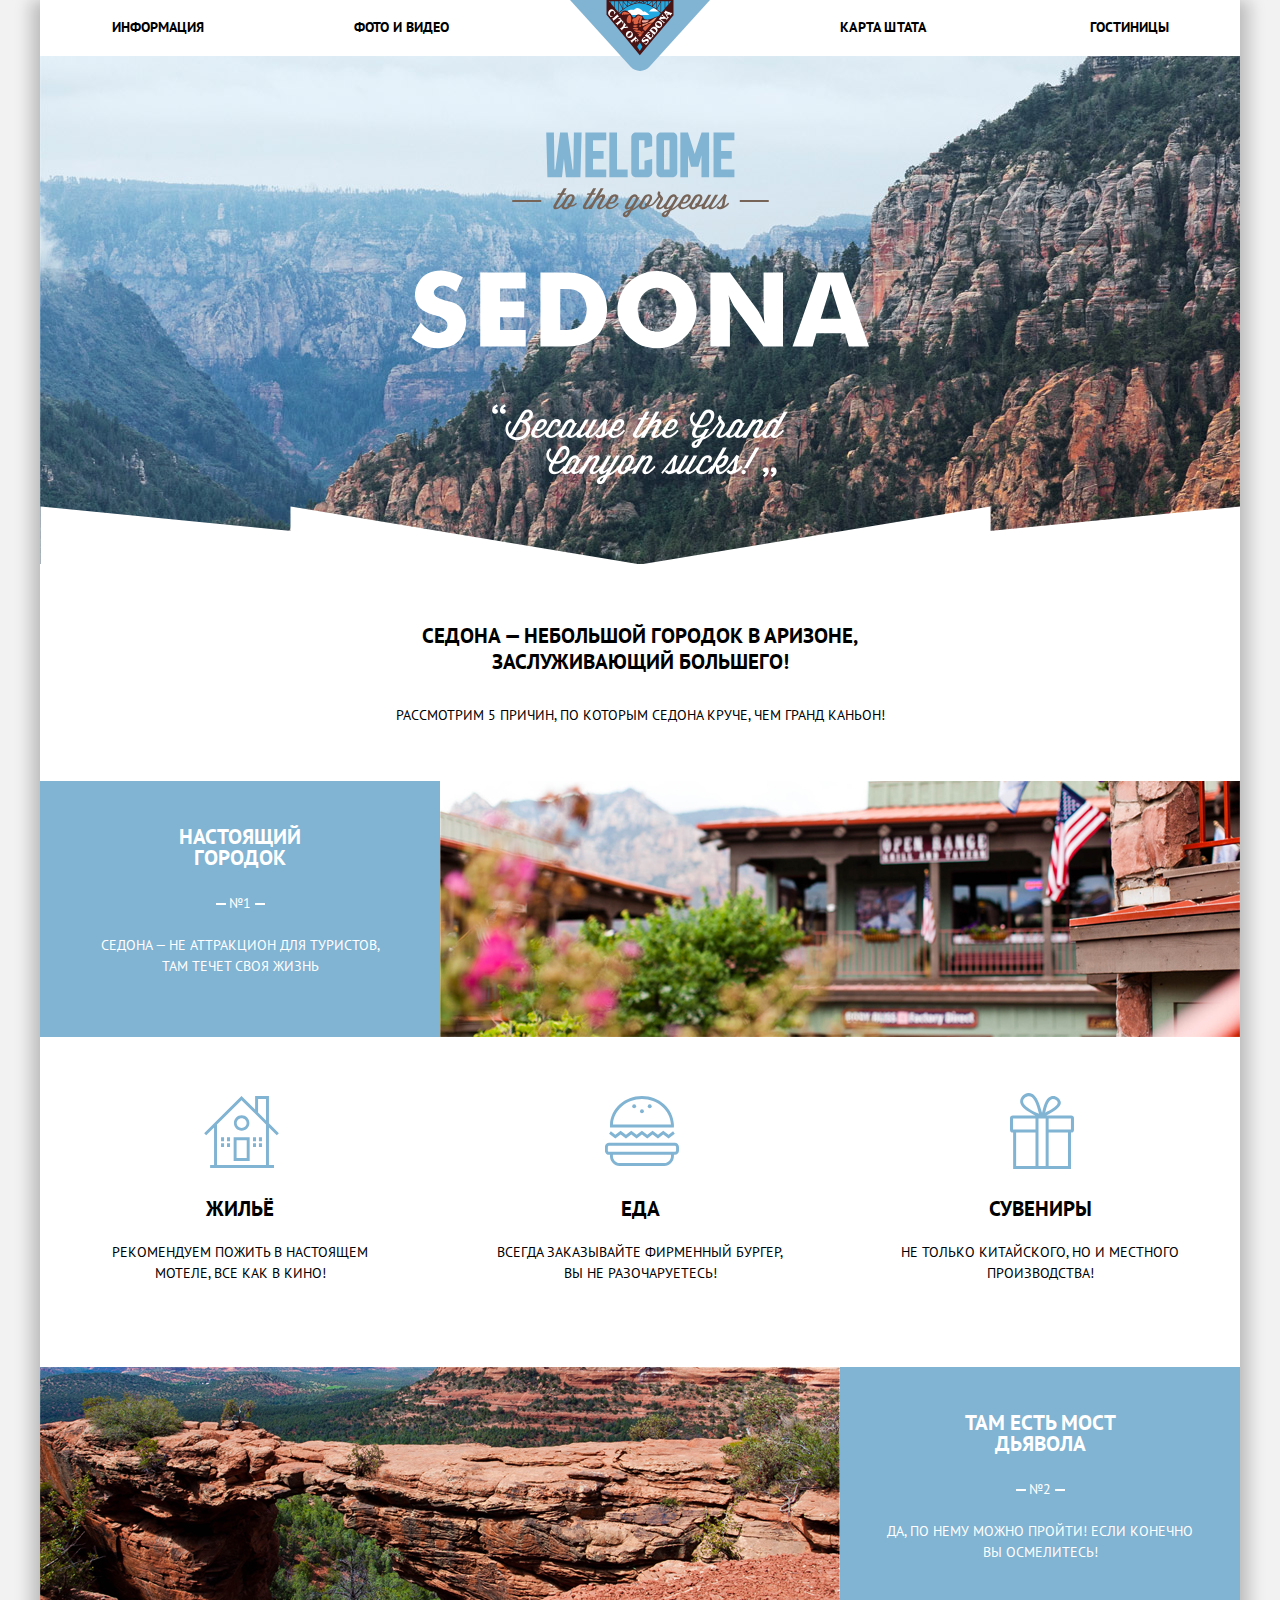
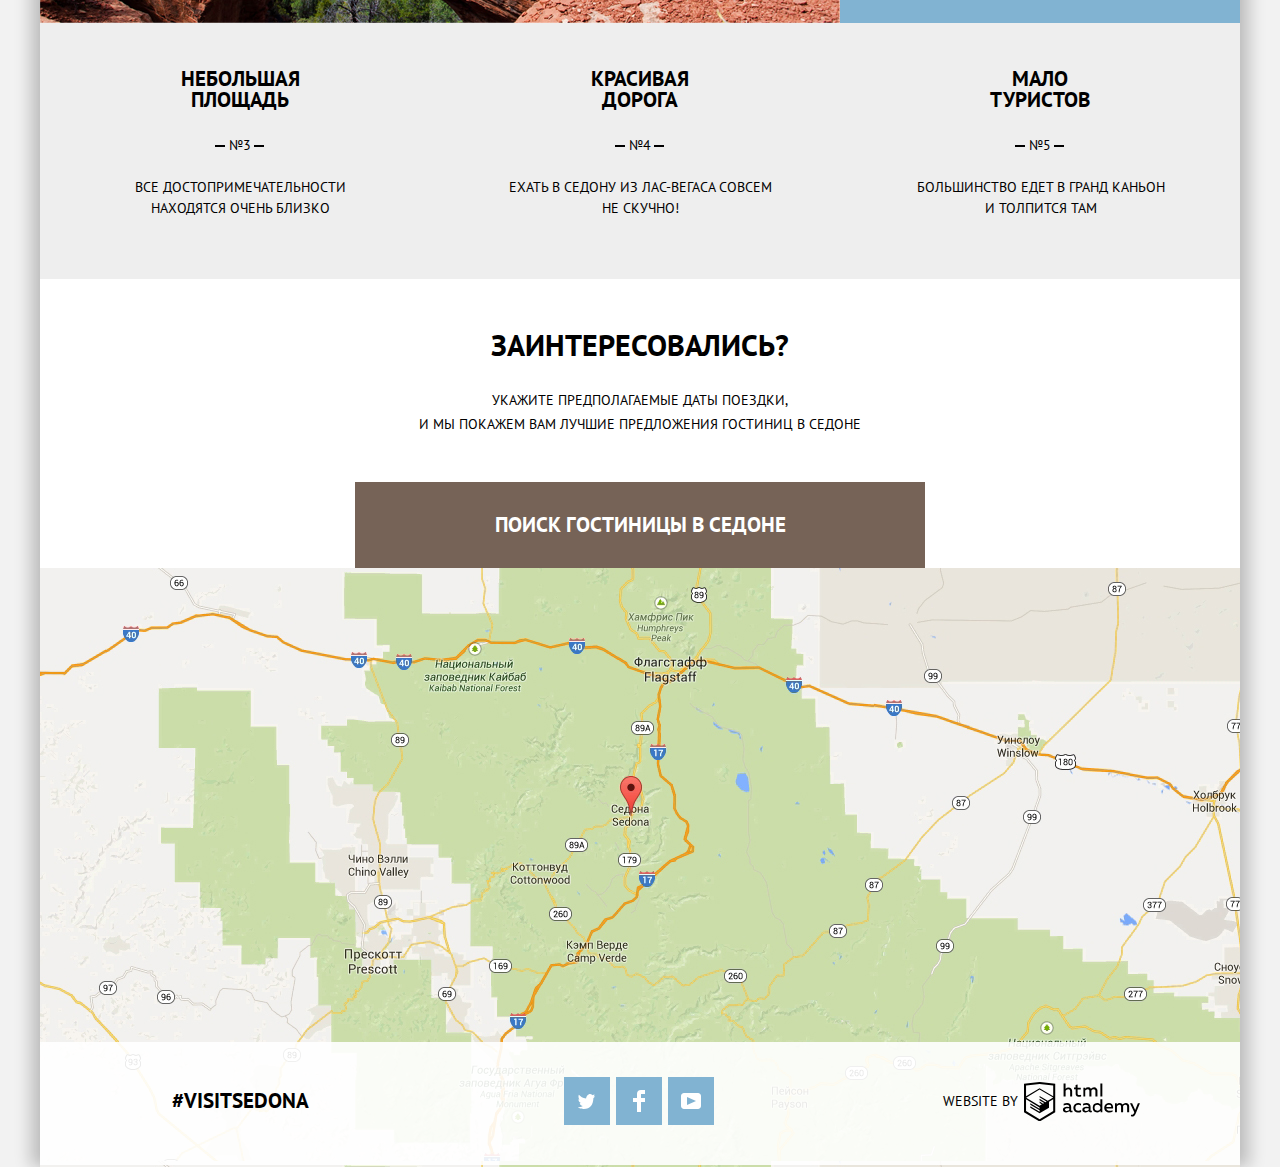
<file: index.html>
<!DOCTYPE html>
<html lang="ru">
<head>
  <meta charset="utf-8">
  <link rel="stylesheet" href="css/normalize.css">
  <link rel="stylesheet" type="text/css" href="css/style.min.css">
  <title>HTML Academy: Седона</title>
  <link href="https://fonts.googleapis.com/css?family=PT+Sans:400,700&amp;subset=latin,cyrillic" rel="stylesheet" type="text/css">

</head>
<body>
  <div class="page">
    <header class="main-header">
      <nav class="main-navigation">
        <a class="main-header-logo" href="index.html">
          <img src="img/logo-sedona.svg" width="140" height="71" alt="Логотип City of Sedona">
        </a>
        <ul class="site-navigation">
          <li><a href="info.html">Информация</a></li>
          <li><a href="foto.html">Фото и видео</a></li>
          <li><a href="map.html">Карта штата</a></li>
          <li><a href="hotels.html">Гостиницы</a></li>
        </ul>
      </nav>
    </header>

    <main class="container">
      <h1 class="visually-hidden">Sedona</h1>
      <div class="container-welcome">
        <div class="site-logo">
          <img src="img/intro-welcome.svg" width="459" height="353" alt="Приветствие Седона">
        </div>
      </div>
      
      <section class="sedona-content">
        <h1 class="welcome-text">Седона — небольшой городок в Аризоне, заслуживающий большего!</h1>
        <p class="reasons">Рассмотрим 5 причин, по которым Седона круче, чем Гранд Каньон!</p>
        <ul class="reasons-list">
          <li class="reason-item reason-item-full-width">
            <div class="reason-item-info">
              <h3>Настоящий городок</h3>
              <span>№1</span>
              <p>Седона — не аттракцион для туристов, там течет своя жизнь</p>
            </div>    
            <img src="img/real-city.jpg" width="800" height="256" alt="Фото городка Седона">
          </li>
          <li class="reason-item reason-item-gift">
            <h3>Жильё</h3>
            <p>Рекомендуем пожить в настоящем мотеле, все как в кино!</p>
          </li>
          <li class="reason-item reason-item-gift">
            <h3>Еда</h3> 
            <p>Всегда заказывайте фирменный бургер, вы не разочаруетесь!</p>
          </li>
          <li class="reason-item reason-item-gift">
            <h3>Сувениры</h3>
            <p>Не только китайского, но и местного производства!</p>
          </li>
          <li class="reason-item reason-item-full-width">
            <img src="img/devil's_bridge.jpg" width="800" height="256" alt="Фото моста Дьявола">
            <div class="reason-item-info">
              <h3>Там есть мост дьявола</h3>
              <span>№2</span>
              <p>Да, по нему можно пройти! Если конечно вы осмелитесь!</p>
            </div>
          </li>
          <li class="reason-item">
            <h3>Небольшая площадь</h3>
            <span>№3</span>
            <p>Все достопримечательности находятся очень близко</p>
          </li>
          <li class="reason-item">
            <h3>Красивая дорога</h3>
            <span>№4</span>
            <p>Ехать в Седону из Лас-Вегаса совсем не скучно!</p>
          </li>
          <li class="reason-item">
            <h3>Мало туристов</h3>
            <span>№5</span>
            <p>Большинство едет в Гранд Каньон и толпится там</p>
          </li>
        </ul>
      </section>
      
      <p class="form-title">Заинтересовались?</p>
      <p class="search-info">Укажите предполагаемые даты поездки,<br> 
      и мы покажем вам лучшие предложения гостиниц в седоне</p>
      <section class="search-form">
        <a class="search-link" href="#">Поиск гостиницы в Седоне</a>
        <form class="form-search form-search-show" action="https://echo.htmlacademy.ru" method="post">
          <p class="search-item">
            <label for="search-date-arrival">Дата заезда:</label>
            <input type="text" name="date-arrival" id="search-date-arrival" placeholder="24 апреля 2017">
            <button class="icon-calendar" aria-label="Выберите дату заезда">
              <svg xmlns="http://www.w3.org/2000/svg" width="21" height="22" viewBox="0 0 21 22"><path d="M19.251 2.025h-2.845V.648c0-.381-.294-.689-.656-.689-.363 0-.656.308-.656.689v1.377h-3.938V.648c0-.381-.294-.689-.655-.689-.363 0-.657.308-.657.689v1.377H5.906V.648c0-.381-.294-.689-.656-.689-.363 0-.657.308-.657.689v1.377H1.75C.784 2.025 0 2.847 0 3.862v16.302C0 21.179.784 22 1.75 22h17.501c.966 0 1.749-.821 1.749-1.836V3.862c0-1.015-.783-1.837-1.749-1.837zm.437 18.139a.448.448 0 0 1-.437.459H1.75a.45.45 0 0 1-.438-.459V3.862a.45.45 0 0 1 .438-.459h2.844v1.378c0 .381.294.689.657.689.362 0 .656-.308.656-.689V3.403h3.938v1.378c0 .381.294.689.657.689.361 0 .655-.308.655-.689V3.403h3.938v1.378c0 .381.293.689.656.689.362 0 .656-.308.656-.689V3.403h2.845c.241 0 .437.206.437.459v16.302z"/><path d="M4.594 8.225h2.625v2.066H4.594zM4.594 11.668h2.625v2.067H4.594zM4.594 15.112h2.625v2.066H4.594zM9.188 15.112h2.625v2.066H9.188zM9.188 11.668h2.625v2.067H9.188zM9.188 8.225h2.625v2.066H9.188zM13.781 15.112h2.625v2.066h-2.625zM13.781 11.668h2.625v2.067h-2.625zM13.781 8.225h2.625v2.066h-2.625z"/></svg>
            </button>  
          </p>
          <p class="search-item">  
            <label for="search-date-departure">Дата выезда:</label>
            <input type="text" name="date-departure" id="search-date-departure" placeholder="4 июля 2017">
            <button class="icon-calendar" aria-label="Выберите дату выезда">
              <svg xmlns="http://www.w3.org/2000/svg" width="21" height="22" viewBox="0 0 21 22"><path d="M19.251 2.025h-2.845V.648c0-.381-.294-.689-.656-.689-.363 0-.656.308-.656.689v1.377h-3.938V.648c0-.381-.294-.689-.655-.689-.363 0-.657.308-.657.689v1.377H5.906V.648c0-.381-.294-.689-.656-.689-.363 0-.657.308-.657.689v1.377H1.75C.784 2.025 0 2.847 0 3.862v16.302C0 21.179.784 22 1.75 22h17.501c.966 0 1.749-.821 1.749-1.836V3.862c0-1.015-.783-1.837-1.749-1.837zm.437 18.139a.448.448 0 0 1-.437.459H1.75a.45.45 0 0 1-.438-.459V3.862a.45.45 0 0 1 .438-.459h2.844v1.378c0 .381.294.689.657.689.362 0 .656-.308.656-.689V3.403h3.938v1.378c0 .381.294.689.657.689.361 0 .655-.308.655-.689V3.403h3.938v1.378c0 .381.293.689.656.689.362 0 .656-.308.656-.689V3.403h2.845c.241 0 .437.206.437.459v16.302z"/><path d="M4.594 8.225h2.625v2.066H4.594zM4.594 11.668h2.625v2.067H4.594zM4.594 15.112h2.625v2.066H4.594zM9.188 15.112h2.625v2.066H9.188zM9.188 11.668h2.625v2.067H9.188zM9.188 8.225h2.625v2.066H9.188zM13.781 15.112h2.625v2.066h-2.625zM13.781 11.668h2.625v2.067h-2.625zM13.781 8.225h2.625v2.066h-2.625z"/></svg>
            </button>
          </p>
          <div class="quantity-items">
            <p class="quantity-item">
              <label for="quantity-field-adults">Взрослые:</label>
              <button class="minus" type="button" aria-label="Уменьшить количество взрослых"></button>
              <input class="total-quantity" type="text" name="quantity-adults" id="quantity-field-adults" placeholder="2">
              <button class="plus" type="button" aria-label="Увеличить количество взрослых"></button>
            </p>
            <p class="quantity-item">
              <label for="quantity-field-children">Дети:</label>
              <button class="minus" type="button" aria-label="Уменьшить количество детей"></button>
              <input class="total-quantity" type="text" name="quantity-children" id="quantity-field-children" placeholder="0">
              <button class="plus" type="button" aria-label="Увеличить количество детей"></button>
            </p> 
          </div> 
          <button class="search-button" type="submit">Найти</button>
        </form>
      </section>

      <section class="map-image">
        <h2 class="visually-hidden">Дорожная карта городка Седона</h2>
        <iframe src="https://www.google.com/maps/embed?pb=!1m18!1m12!1m3!1d52385.18050596589!2d-111.83015793919358!3d34.85437338104892!2m3!1f0!2f0!3f0!3m2!1i1024!2i768!4f13.1!3m3!1m2!1s0x872da132f942b00d%3A0x5548c523fa6c8efd!2z0KHQtdC00L7QvdCwLCDQkNGA0LjQt9C-0L3QsCA4NjMzNiwg0KHQqNCQ!5e0!3m2!1sru!2sru!4v1544795688077" width="1200" height="593" allowfullscreen></iframe>
      </section>
    </main>

    <footer class="main-footer">
      <p class="footer-contact">#visitsedona</p>  
      <ul class="socials">
        <li class="socials-item"><a class="socials-button socials-button-twitter" href="#" aria-label="Иконка Твиттера"></a>
        </li>
        <li class="socials-item"><a class="socials-button socials-button-facebook" href="#" aria-label="Иконка Фейсбука"></a>
        </li>
        <li class="socials-item"><a class="socials-button socials-button-youtube" href="#" aria-label="Иконка Ютюба"></a>
        </li>
      </ul>
      <p class="footer-copyright">website by
        <a class="button-copyright" href="https://htmlacademy.ru/intensive/htmlcss">
          <span class="visually-hidden">Создано HTMLAcademy</span>
          <svg id="Layer_1" data-name="Layer 1" xmlns="http://www.w3.org/2000/svg" viewBox="0 0 108.08 36.85"><title>logo-htmlacademy-small1</title><path d="M44.61,26.88a2,2,0,0,0,.55-0.1v1.33a3.25,3.25,0,0,1-1.18.21,1.67,1.67,0,0,1-1.67-1,4.84,4.84,0,0,1-3.14,1.08c-1.51,0-2.91-.83-2.91-2.55,0-2.13,2-2.79,3.71-2.79a11.08,11.08,0,0,1,2.17.25v-0.3c0-1-.76-1.77-2.19-1.77a7.42,7.42,0,0,0-3,.64v-1.7a10.21,10.21,0,0,1,3.19-.55c2.36,0,3.81,1.12,3.81,3.65v3a0.54,0.54,0,0,0,.49.59h0.17Zm-6.44-1.13A1.35,1.35,0,0,0,39.63,27h0.11a3.39,3.39,0,0,0,2.41-1V24.58a9.72,9.72,0,0,0-1.81-.21c-1,0-2.16.33-2.16,1.38h0Zm12.36-6.11a5,5,0,0,1,2.57.64V22a4.08,4.08,0,0,0-2.3-.7,2.75,2.75,0,1,0,0,5.49,5,5,0,0,0,2.43-.64v1.71a6.27,6.27,0,0,1-2.76.57A4.21,4.21,0,0,1,46,24.51q0-.21,0-0.41a4.32,4.32,0,0,1,4.18-4.46h0.38Zm12.17,7.24a2,2,0,0,0,.55-0.1v1.33a3.25,3.25,0,0,1-1.18.21,1.67,1.67,0,0,1-1.67-1,4.84,4.84,0,0,1-3.14,1.08c-1.51,0-2.91-.83-2.91-2.55,0-2.13,2-2.79,3.71-2.79a11.08,11.08,0,0,1,2.17.25v-0.3c0-1-.76-1.77-2.19-1.77a7.42,7.42,0,0,0-3,.64v-1.7a10.21,10.21,0,0,1,3.19-.55c2.36,0,3.81,1.12,3.81,3.65v3a0.54,0.54,0,0,0,.49.59h0.17Zm-6.44-1.13A1.35,1.35,0,0,0,57.73,27h0.11a3.39,3.39,0,0,0,2.41-1V24.58a9.72,9.72,0,0,0-1.81-.21c-1.06,0-2.16.33-2.16,1.38h0ZM73,16V28.2H71.35V26.88a3.88,3.88,0,0,1-3.19,1.54,4.4,4.4,0,0,1,0-8.78,3.81,3.81,0,0,1,3,1.3V16H73Zm-4.53,5.22a2.76,2.76,0,1,0,0,5.52A2.86,2.86,0,0,0,71.15,25V23A2.91,2.91,0,0,0,68.49,21.27ZM79,19.64c3.31,0,4.46,2.68,3.92,5.09H76.7c0.21,1.5,1.67,2.11,3.19,2.11a6.11,6.11,0,0,0,2.64-.59v1.6a7.14,7.14,0,0,1-3,.57C77,28.42,74.78,27,74.78,24a4.18,4.18,0,0,1,4-4.39H79Zm0.09,1.54a2.28,2.28,0,0,0-2.44,2.1v0.06H81.3A2,2,0,0,0,79.13,21.18Zm5.73,7V19.87h1.65v1a3.81,3.81,0,0,1,2.78-1.27A2.86,2.86,0,0,1,91.89,21a4.12,4.12,0,0,1,2.91-1.33A3.06,3.06,0,0,1,98,23V28.2h-1.9V23.05a1.59,1.59,0,0,0-1.42-1.75H94.42a2.8,2.8,0,0,0-2.07,1.12V28.2h-1.9V23.05A1.59,1.59,0,0,0,89,21.31H88.8a3,3,0,0,0-2.21,1.29v5.63H84.86Zm21.31-8.33h1.9l-3.91,9.46c-0.9,2.17-2.09,2.86-3.35,2.86a4.76,4.76,0,0,1-1.1-.14V30.46a2.86,2.86,0,0,0,.85.12c0.9,0,1.58-.64,2.07-1.9l0.17-.42-4-8.4h2l2.86,6.29ZM38.73,1.46V6.22a3.81,3.81,0,0,1,2.7-1.14,3.25,3.25,0,0,1,3.44,3.4v5.15H43V8.72a1.81,1.81,0,0,0-1.61-2h-0.3a2.93,2.93,0,0,0-2.32,1.39v5.52h-1.9V1.46h1.9ZM49.94,2.31v3h3V6.91h-3v3.81c0,1.1.5,1.46,1.58,1.46a4.49,4.49,0,0,0,1.69-.33v1.6A6.8,6.8,0,0,1,51,13.8a2.55,2.55,0,0,1-2.86-2.74V6.89H46.58V5.26h1.5V2.74Zm5.4,11.31V5.28H57v1A3.81,3.81,0,0,1,59.77,5a2.86,2.86,0,0,1,2.6,1.33A4.12,4.12,0,0,1,65.28,5,3.06,3.06,0,0,1,68.44,8.4v5.21h-1.9V8.46a1.59,1.59,0,0,0-1.42-1.75H64.89a2.8,2.8,0,0,0-2.07,1.12v5.78h-1.9V8.46A1.59,1.59,0,0,0,59.5,6.71H59.27A3,3,0,0,0,57.06,8v5.63H55.34ZM71.17,1.45H73V13.6H71.17V1.45ZM14.71,0H14.55L0,1.54V28.21l14.55,8.66,14.55-8.66V1.54Zm12.5,27.1L14.55,34.64,1.9,27.12V16.18l12.59,7.5V25L5.86,19.9v1.31l8.68,5.21v1.39L5.87,22.65V24l8.68,5.21,8.75-5.24V18.31L27.2,16V27.12Zm0-12.53-3.48,2-1.6,1L14.51,13v1.31L21,18.23H21l-0.14.09-1,.54-5.37-3.2V17l4.24,2.52-1,.67-3.2-1.9v1.31l2.1,1.24L14.5,22.1,2,14.65,14.51,7.11Zm0-1.32L14.49,5.76,1.91,13.25v-10L14.56,1.92,27.21,3.25v10h0Z" transform="translate(0 -0.02)"/></svg></a>
        </p>
      </footer>
    </div>

    <script src="js/script.min.js"></script>

  </body>
  </html>
</file>
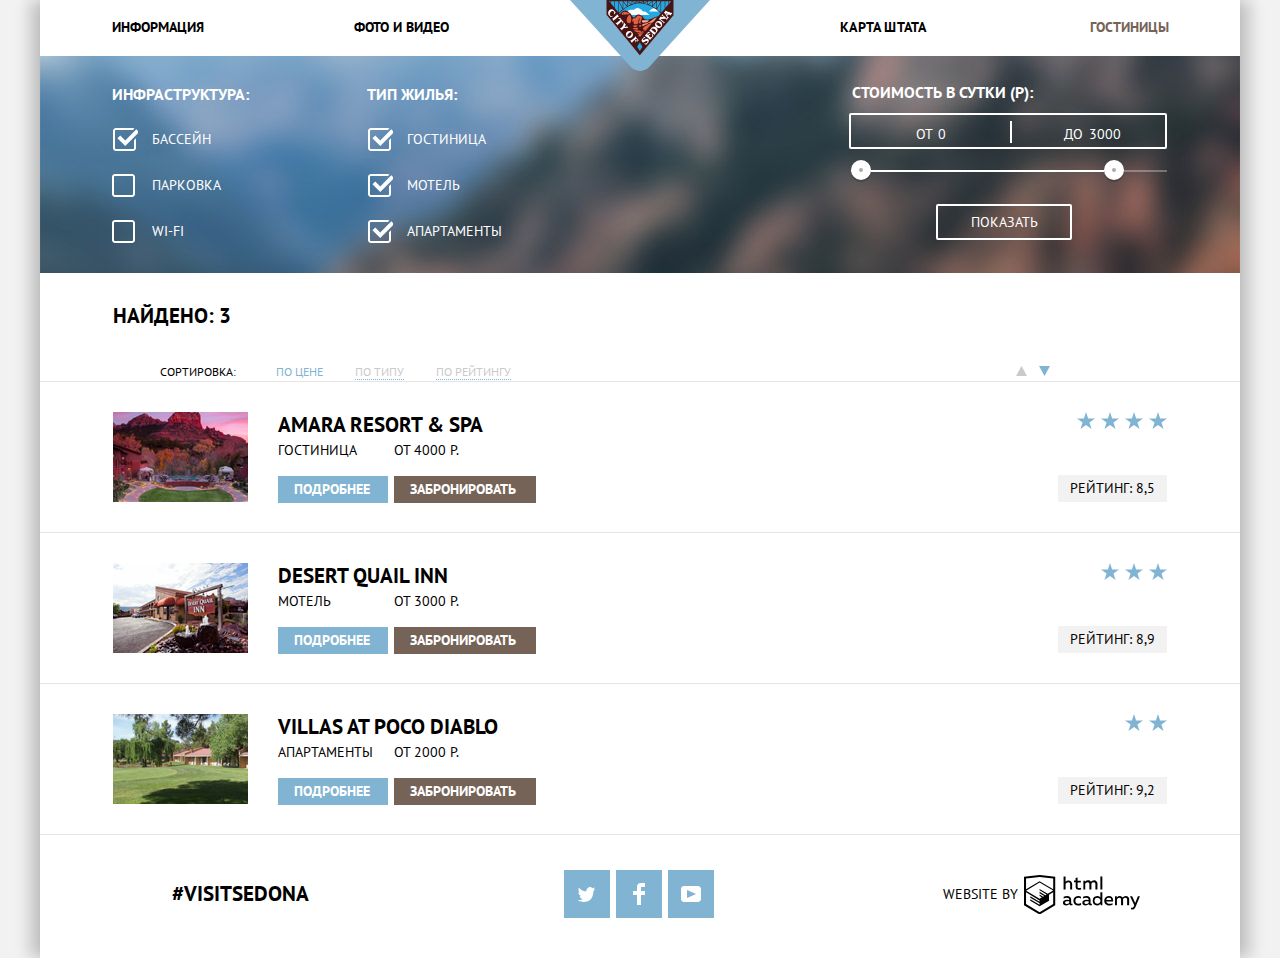
<file: hotels.html>
<!DOCTYPE html>
<html lang="ru">
<head>
	<meta charset="utf-8">
  <link rel="stylesheet" href="css/normalize.css">
  <link rel="stylesheet" type="text/css" href="css/style.min.css">
  <title>HTML Academy: Седона</title>
  <link href="https://fonts.googleapis.com/css?family=PT+Sans:400,700&amp;subset=cyrillic" rel="stylesheet">

</head>
<body>
  <div class="page">
    <header class="main-header">
    	<nav class="main-navigation">
        <a class="main-header-logo" href="index.html">
          <img src="img/logo-sedona.svg" width="140" height="71" alt="Логотип City of Sedona">
        </a>
        <ul class="site-navigation">
         <li><a href="info.html">Информация</a></li>
         <li><a href="foto.html">Фото и видео</a></li>
         <li><a href="map.html">Карта штата</a></li>
         <li class="site-navigation-current">Гостиницы</li>
       </ul>
     </nav>
   </header>

   <main class="filters">
    <div class="filters-container">
      <h2 class="visually-hidden">Фильтр гостиниц</h2>
      <form class="filter" method="post" action="https://echo.htmlacademy.ru">
        <fieldset>
          <legend>Инфраструктура:</legend>
          <ul class="filter-list">
            <li class="filter-option">
              <input class="visually-hidden filter-input filter-input-checkbox" type="checkbox" name="pool" id="filter-pool" checked>
              <label for="filter-pool">Бассейн</label>
            </li>
            <li class="filter-option">
              <input class="visually-hidden filter-input filter-input-checkbox" type="checkbox" name="parking" id="filter-parking">
              <label for="filter-parking">Парковка</label>
            </li>
            <li class="filter-option">
              <input class="visually-hidden filter-input filter-input-checkbox" type="checkbox" name="wi-fi" id="filter-wi-fi">
              <label for="filter-wi-fi">wi-fi</label>
            </li>
          </ul>
        </fieldset>
        <fieldset>
          <legend>Тип жилья:</legend>
          <ul class="filter-list">
            <li class="filter-option">
              <input class="visually-hidden filter-input filter-input-checkbox" type="checkbox" name="hotel" id="filter-hotel" checked>
              <label for="filter-hotel">Гостиница</label>
            </li>
            <li class="filter-option"><input class="visually-hidden filter-input filter-input-checkbox" type="checkbox" name="motel" id="filter-motel" checked>
              <label for="filter-motel">Мотель</label>
            </li>
            <li class="filter-option">
              <input class="visually-hidden filter-input filter-input-checkbox" type="checkbox" name="apartments" id="filter-apartments" checked>
              <label for="filter-apartments">Апартаменты</label>
            </li>
          </ul>
        </fieldset>
        <div class="filter-control">
          <p class="filter-range-title">Стоимость в сутки (р):</p>
          <div class="price-controls">
            <label class="min-price">от 
              <input type="text" name="min-price" placeholder="0"></label>
              <label class="max-price">до 
                <input type="text" name="max-price" placeholder="3000"></label>
              </div>
              <div class="range-controls">
                <div class="scale">
                  <div class="bar"></div>
                </div>
                <div class="range-toggle range-toggle-min" tabindex="0"></div>
                <div class="range-toggle range-toggle-max" tabindex="0"></div>
              </div>  
              <button type="submit" class="filter-button">Показать
              </button>
            </div>
          </form> 
        </div> 
      </main>
      <section class="found-container">
        <header class="header-container">
          <p class="found-title">Найдено: 3</p>
          <div class="found-section">
            <p>Сортировка:</p>
            <ul class="found-list">
              <li class="found-item-current">По цене</li>
              <li><a class="found-button" href="#">По типу</a></li>
              <li><a class="found-button" href="#">По рейтингу</a></li>
            </ul>
            <ul class="icon-buttons-list">  
              <li class="icon-button-item">
                <a class="icon-triangle icon-triangle_up" href="#" aria-label="Сортировать по возрастанию">
                  <svg xmlns="http://www.w3.org/2000/svg" width="11" height="10" viewBox="0 0 11 10"><path d="M5.5 0L0 10h11z"/>
                  </svg>
                </a>
              </li>
              <li class="icon-button-item">
                <a class="icon-triangle icon-triangle_down" href="#" aria-label="Сортировать по убыванию">
                  <svg xmlns="http://www.w3.org/2000/svg" width="11" height="10" viewBox="0 0 11 10"><path d="M5.5 10L0 0h11"/>
                  </svg>
                </a>
              </li>
            </ul>
          </div>
        </header>
        <h2 class="visually-hidden">Список гостиниц</h2>
        <ul class="catalog-list">
          <li class="catalog-item">
            <p class="catalog-item-image">
              <a href="catalog-item.html">
                <img src="img/hotel-1.jpg" width="135" height="90" alt="Amara resort & spa">
              </a>
            </p>
            <div class="catalog-item-info">
              <a href="#">
                <h3>Amara resort & spa</h3>
              </a>
              <p class="catalog-category">Гостиница</p>
              <p class="catalog-price">от 4000 р.</p>
              <a class="button-detail" href="#">Подробнее</a>
              <a class="button-reservation" href="#">Забронировать</a>
            </div>
            <div class="catalog-rating">
              <p class="rating-stars">
                <span class="visually-hidden">Рейтинг:</span> 
                <img src="img/star.svg" alt="4 звезды" width="18" height="17">
                <img src="img/star.svg" alt="" width="18" height="17">
                <img src="img/star.svg" alt="" width="18" height="17">
                <img src="img/star.svg" alt="" width="18" height="17">
              </p>
              <p class="rating-numbers">  
                Рейтинг: 8,5
              </p>
            </div>
          </li>
          <li class="catalog-item">
            <p class="catalog-item-image">
              <a href="catalog-item.html">
                <img src="img/hotel-2.jpg" width="135" height="90" alt="Desert quail inn">
              </a>
            </p>
            <div class="catalog-item-info">
             <a href="#">
              <h3>Desert quail inn</h3>
            </a>
            <p class="catalog-category">Мотель</p>
            <p class="catalog-price">от 3000 р.</p>
            <a class="button-detail" href="detail.html">Подробнее</a>
            <a class="button-reservation" href="#">Забронировать</a>
          </div>
          <div class="catalog-rating">    
            <p class="rating-stars">
              <span class="visually-hidden">Rating:</span> 
              <img src="img/star.svg" alt="3 звезды" width="18" height="17">
              <img src="img/star.svg" alt="" width="18" height="17">
              <img src="img/star.svg" alt="" width="18" height="17">
            </p>
            <p class="rating-numbers">  
              Рейтинг: 8,9
            </p>  
          </div> 
        </li>
        <li class="catalog-item">
          <p class="catalog-item-image">
            <a href="catalog-item.html">
              <img src="img/hotel-3.jpg" width="135" height="90" alt="Villas at poco diablo">
            </a>
          </p>
          <div class="catalog-item-info">
           <a href="#">
            <h3>Villas at poco diablo</h3>
          </a>
          <p class="catalog-category">Апартаменты</p>
          <p class="catalog-price">от 2000 р.</p>
          <a class="button-detail" href="detail.html">Подробнее</a>
          <a class="button-reservation" href="#">Забронировать</a>
        </div>
        <div class="catalog-rating">
          <p class="rating-stars">
            <span class="visually-hidden">Rating:</span> 
            <img src="img/star.svg" alt="2 звезды" width="18" height="17">
            <img src="img/star.svg" alt="" width="18" height="17">
          </p>
          <p class="rating-numbers">  
            Рейтинг: 9,2
          </p>  
        </div>
      </li>
    </ul>
  </section>
  
  <footer class="main-footer-inner">
    <p class="footer-contact">#visitsedona</p>  
    <ul class="socials">
      <li class="socials-item"><a class="socials-button socials-button-twitter" href="#" aria-label="Иконка Твиттера"></a>
      </li>
      <li class="socials-item"><a class="socials-button socials-button-facebook" href="#" aria-label="Иконка Фейсбука"></a>
      </li>
      <li class="socials-item"><a class="socials-button socials-button-youtube" href="#" aria-label="Иконка Ютюба"></a>
      </li>
    </ul>
    <p class="footer-copyright">website by
      <a class="button-copyright" href="https://htmlacademy.ru/intensive/htmlcss">
        <span class="visually-hidden">Создано HTMLAcademy</span>
        <svg id="Layer_1" data-name="Layer 1" xmlns="http://www.w3.org/2000/svg" viewBox="0 0 108.08 36.85"><title>logo-htmlacademy-small1</title><path d="M44.61,26.88a2,2,0,0,0,.55-0.1v1.33a3.25,3.25,0,0,1-1.18.21,1.67,1.67,0,0,1-1.67-1,4.84,4.84,0,0,1-3.14,1.08c-1.51,0-2.91-.83-2.91-2.55,0-2.13,2-2.79,3.71-2.79a11.08,11.08,0,0,1,2.17.25v-0.3c0-1-.76-1.77-2.19-1.77a7.42,7.42,0,0,0-3,.64v-1.7a10.21,10.21,0,0,1,3.19-.55c2.36,0,3.81,1.12,3.81,3.65v3a0.54,0.54,0,0,0,.49.59h0.17Zm-6.44-1.13A1.35,1.35,0,0,0,39.63,27h0.11a3.39,3.39,0,0,0,2.41-1V24.58a9.72,9.72,0,0,0-1.81-.21c-1,0-2.16.33-2.16,1.38h0Zm12.36-6.11a5,5,0,0,1,2.57.64V22a4.08,4.08,0,0,0-2.3-.7,2.75,2.75,0,1,0,0,5.49,5,5,0,0,0,2.43-.64v1.71a6.27,6.27,0,0,1-2.76.57A4.21,4.21,0,0,1,46,24.51q0-.21,0-0.41a4.32,4.32,0,0,1,4.18-4.46h0.38Zm12.17,7.24a2,2,0,0,0,.55-0.1v1.33a3.25,3.25,0,0,1-1.18.21,1.67,1.67,0,0,1-1.67-1,4.84,4.84,0,0,1-3.14,1.08c-1.51,0-2.91-.83-2.91-2.55,0-2.13,2-2.79,3.71-2.79a11.08,11.08,0,0,1,2.17.25v-0.3c0-1-.76-1.77-2.19-1.77a7.42,7.42,0,0,0-3,.64v-1.7a10.21,10.21,0,0,1,3.19-.55c2.36,0,3.81,1.12,3.81,3.65v3a0.54,0.54,0,0,0,.49.59h0.17Zm-6.44-1.13A1.35,1.35,0,0,0,57.73,27h0.11a3.39,3.39,0,0,0,2.41-1V24.58a9.72,9.72,0,0,0-1.81-.21c-1.06,0-2.16.33-2.16,1.38h0ZM73,16V28.2H71.35V26.88a3.88,3.88,0,0,1-3.19,1.54,4.4,4.4,0,0,1,0-8.78,3.81,3.81,0,0,1,3,1.3V16H73Zm-4.53,5.22a2.76,2.76,0,1,0,0,5.52A2.86,2.86,0,0,0,71.15,25V23A2.91,2.91,0,0,0,68.49,21.27ZM79,19.64c3.31,0,4.46,2.68,3.92,5.09H76.7c0.21,1.5,1.67,2.11,3.19,2.11a6.11,6.11,0,0,0,2.64-.59v1.6a7.14,7.14,0,0,1-3,.57C77,28.42,74.78,27,74.78,24a4.18,4.18,0,0,1,4-4.39H79Zm0.09,1.54a2.28,2.28,0,0,0-2.44,2.1v0.06H81.3A2,2,0,0,0,79.13,21.18Zm5.73,7V19.87h1.65v1a3.81,3.81,0,0,1,2.78-1.27A2.86,2.86,0,0,1,91.89,21a4.12,4.12,0,0,1,2.91-1.33A3.06,3.06,0,0,1,98,23V28.2h-1.9V23.05a1.59,1.59,0,0,0-1.42-1.75H94.42a2.8,2.8,0,0,0-2.07,1.12V28.2h-1.9V23.05A1.59,1.59,0,0,0,89,21.31H88.8a3,3,0,0,0-2.21,1.29v5.63H84.86Zm21.31-8.33h1.9l-3.91,9.46c-0.9,2.17-2.09,2.86-3.35,2.86a4.76,4.76,0,0,1-1.1-.14V30.46a2.86,2.86,0,0,0,.85.12c0.9,0,1.58-.64,2.07-1.9l0.17-.42-4-8.4h2l2.86,6.29ZM38.73,1.46V6.22a3.81,3.81,0,0,1,2.7-1.14,3.25,3.25,0,0,1,3.44,3.4v5.15H43V8.72a1.81,1.81,0,0,0-1.61-2h-0.3a2.93,2.93,0,0,0-2.32,1.39v5.52h-1.9V1.46h1.9ZM49.94,2.31v3h3V6.91h-3v3.81c0,1.1.5,1.46,1.58,1.46a4.49,4.49,0,0,0,1.69-.33v1.6A6.8,6.8,0,0,1,51,13.8a2.55,2.55,0,0,1-2.86-2.74V6.89H46.58V5.26h1.5V2.74Zm5.4,11.31V5.28H57v1A3.81,3.81,0,0,1,59.77,5a2.86,2.86,0,0,1,2.6,1.33A4.12,4.12,0,0,1,65.28,5,3.06,3.06,0,0,1,68.44,8.4v5.21h-1.9V8.46a1.59,1.59,0,0,0-1.42-1.75H64.89a2.8,2.8,0,0,0-2.07,1.12v5.78h-1.9V8.46A1.59,1.59,0,0,0,59.5,6.71H59.27A3,3,0,0,0,57.06,8v5.63H55.34ZM71.17,1.45H73V13.6H71.17V1.45ZM14.71,0H14.55L0,1.54V28.21l14.55,8.66,14.55-8.66V1.54Zm12.5,27.1L14.55,34.64,1.9,27.12V16.18l12.59,7.5V25L5.86,19.9v1.31l8.68,5.21v1.39L5.87,22.65V24l8.68,5.21,8.75-5.24V18.31L27.2,16V27.12Zm0-12.53-3.48,2-1.6,1L14.51,13v1.31L21,18.23H21l-0.14.09-1,.54-5.37-3.2V17l4.24,2.52-1,.67-3.2-1.9v1.31l2.1,1.24L14.5,22.1,2,14.65,14.51,7.11Zm0-1.32L14.49,5.76,1.91,13.25v-10L14.56,1.92,27.21,3.25v10h0Z" transform="translate(0 -0.02)"/></svg></a>
      </p>
    </footer>
  </div>  
</body>
</html>
</file>
<file: css/style.min.css>
.site-navigation a,body{color:#000}.search-link,.welcome-text{-webkit-box-sizing:border-box}.filter-button,.search-button,body{text-transform:uppercase}.catalog-list,.filter-list,.found-list,.reasons-list,.site-navigation,.socials{list-style:none}body{margin:0;padding:0;font-family:"PT Sans",Arial,sans-serif;font-size:14px;line-height:21px;font-weight:400;background-color:#f2f2f2}.main-navigation,.welcome-text{line-height:26px;font-weight:700}a{text-decoration:none;cursor:pointer}.visually-hidden:not(:focus):not(:active),input[type=checkbox].visually-hidden,input[type=radio].visually-hidden{position:absolute;width:1px;height:1px;margin:-1px;border:0;padding:0;white-space:nowrap;-webkit-clip-path:inset(100%);clip-path:inset(100%);clip:rect(0 0 0 0);overflow:hidden;font-size:1px}.main-navigation,.page{margin:0 auto;background-color:#fff}.page{position:relative;bottom:0;width:1200px;-webkit-box-shadow:10px 0 15px rgba(0,0,0,.2),-10px 0 15px rgba(0,0,0,.2);box-shadow:10px 0 15px rgba(0,0,0,.2),-10px 0 15px rgba(0,0,0,.2)}.main-header{position:relative;z-index:1}.main-navigation{font-size:14px;color:#000}.site-navigation{display:-webkit-box;display:-ms-flexbox;display:flex;-ms-flex-wrap:wrap;flex-wrap:wrap;margin:0;padding:14px 71.5px 16px}.site-navigation li{width:200px}.site-navigation li:nth-child(4n+2){margin-right:68px;margin-left:42px}.site-navigation li:nth-child(4n+3){margin-left:105px;margin-right:42px;text-align:right;letter-spacing:.2px}.site-navigation li:nth-child(4n+4){text-align:right}.form-title,.reason-item,.reasons,.search-info,.search-link,.socials,.welcome-text{text-align:center}.main-header-logo{position:absolute;right:50%;left:50%;margin-left:-70px}.main-header-logo img{vertical-align:middle}.site-navigation a:focus,.site-navigation a:hover{color:#81b3d2}.site-navigation a:active{color:#b2b2b2}.site-navigation-current{color:#766357}.container img{margin-top:76px}.container-welcome{position:relative;display:-webkit-box;display:-ms-flexbox;display:flex;-ms-flex-wrap:wrap;flex-wrap:wrap;-webkit-box-pack:center;-ms-flex-pack:center;justify-content:center;padding-bottom:73px;background-image:url(../img/background-second.jpg);background-repeat:no-repeat;background-color:#81b4d3}.container-welcome::after{position:absolute;content:"";left:0;bottom:-1px;display:block;width:1200px;height:59px;background-image:url(../img/polygon-second.png);background-repeat:no-repeat}.reasons-list,.welcome-text{display:-webkit-box;display:-ms-flexbox}.sedona-content{margin-top:59px;width:1200px}.welcome-text{display:flex;-ms-flex-wrap:wrap;flex-wrap:wrap;-webkit-box-pack:center;-ms-flex-pack:center;justify-content:center;width:576px;box-sizing:border-box;margin:0 auto 27px;font-size:21px}.reasons{margin:0 0 53px;font-size:14px;line-height:26px}.reasons-list{display:flex;-ms-flex-wrap:wrap;flex-wrap:wrap;margin:0;padding:0}.reason-item h3{width:151px;padding-top:45px;margin:0 auto;font-size:21px;line-height:21px}.reason-item{margin:0;padding:0}.reason-item,.reason-item-info{width:400px}.reason-item-info{color:#fff;background-color:#81b3d2}.reason-item-full-width{display:-webkit-box;display:-ms-flexbox;display:flex;width:100%}.reason-item p,.reason-item-full-width img{margin:0}.reason-item p{padding-left:60px;padding-right:60px;padding-bottom:60px}.reason-item:nth-child(5) p{width:320px;padding:0;margin-left:40px}.reason-item:last-child p{width:259px;padding:0;margin-left:71px}.reason-item-gift p{width:300px;margin-left:-10px;padding-bottom:83px}.reason-item span::after,.reason-item span::before{position:relative;content:"";display:block;width:10px;height:2px;background-color:#fff}.reason-item span{display:block;padding-top:23px;padding-bottom:19px}.reason-item span::before{top:12px;left:176px}.reason-item span::after{top:-11px;left:215px}.reason-item:nth-child(n+6) span::after,.reason-item:nth-child(n+6) span::before{width:10px;height:2px;background-color:#000;position:relative;display:block;content:""}.reason-item:nth-child(n+6) span::before{top:12px;left:175px}.reason-item:nth-child(n+6) span::after{top:-11px;left:214px}.reason-item-gift h3{padding-top:155px;margin-bottom:23px;margin-top:6px}.reason-item-gift:nth-child(2) h3{position:relative}.reason-item-gift:nth-child(2) h3::before{position:absolute;content:"";top:53px;left:39px;background-image:url(../img/icon-1.svg);width:75px;height:72px}.reason-item-gift:nth-child(3) h3{position:relative}.reason-item-gift:nth-child(3) h3::before{position:absolute;content:"";top:53px;left:40px;background-image:url(../img/icon-3.svg);width:74px;height:70px}.reason-item-gift:nth-child(4) h3{position:relative}.reason-item-gift:nth-child(4) h3::before{position:absolute;content:"";top:50px;left:45px;background-image:url(../img/icon-2.svg);width:64px;height:76px}.reason-item:nth-child(n+6){background-color:#eee}.form-title{margin:48px 0 25px;font-size:30px;line-height:36px;font-weight:700}.search-info{margin:0 0 46px;font-size:14px;line-height:24px}.search-form{position:relative;width:576px;margin:0 auto}.form-search,.search-link{width:570px;margin-left:3px}.search-link{display:block;box-sizing:border-box;font-size:21px;line-height:26px;font-weight:700;color:#fff;background-color:#766357;padding:30px 40px}.quantity-item,.search-item{font-size:14px;line-height:26px;font-weight:700}.search-link:focus,.search-link:hover{background-color:#604e43;color:#fff}.search-link:active{background-color:#503e33;color:#857871}.form-search{display:none;position:absolute;z-index:3;padding-top:55px;padding-bottom:55px;background-color:#fff}.form-search-show{display:block;-webkit-animation-name:move;animation-name:move;-webkit-animation-duration:1s;animation-duration:1s}.quantity-items,.search-item{display:-webkit-box;display:-ms-flexbox}.form-search-show-error{animation-name:shake;animation-duration:.6s}@-webkit-keyframes move{0%{-webkit-transform:translateY(-100px);transform:translateY(-100px)}}@keyframes move{0%{-webkit-transform:translateY(-100px);transform:translateY(-100px)}}@keyframes shake{0%,100%{transform:translateX(0)}10%,30%,50%,70%,90%{transform:translateX(-10px)}20%,40%,60%,80%{transform:translateX(10px)}}.search-item{position:relative;display:flex;-webkit-box-pack:justify;-ms-flex-pack:justify;justify-content:space-between;width:458px;margin:0 auto}.search-item label{width:100px;padding-left:2px;margin-top:6px}.search-item input{display:block;-webkit-box-sizing:border-box;box-sizing:border-box;width:346px;height:38px;margin-bottom:30px;padding-left:12px;border:none;background-color:#f2f2f2}.search-item input:hover{background-color:#ebebeb}.search-item input:focus{background-color:transparent;border:1px solid #e5e5e5}.search-item input::-webkit-input-placeholder{color:#000;font-weight:700;text-transform:uppercase}.search-item input:-ms-input-placeholder{color:#000;font-weight:700;text-transform:uppercase}.search-item input::-ms-input-placeholder{color:#000;font-weight:700;text-transform:uppercase}.search-item input::placeholder{color:#000;font-weight:700;text-transform:uppercase;opacity:1}.icon-calendar{position:absolute;z-index:2;top:8px;right:9px;padding:0;background:0 0;border:none;fill:#cacaca;cursor:pointer}.icon-calendar:focus,.icon-calendar:hover{fill:#000}.button-copyright:focus svg,.button-copyright:hover svg,.icon-calendar:active{fill:#81b3d2}.quantity-items{display:flex;-ms-flex-wrap:wrap;flex-wrap:wrap;-webkit-box-pack:justify;-ms-flex-pack:justify;justify-content:space-between;width:460px;margin:0 auto 55px}.quantity-item button,.quantity-item input{width:38px;background-color:#f2f2f2;border:none}.quantity-item{display:-webkit-box;display:-ms-flexbox;display:flex;-ms-flex-wrap:wrap;flex-wrap:wrap;margin:0}.quantity-item label{margin-top:6px;margin-right:41px}.quantity-item:nth-child(2) label{margin-right:28px}.quantity-item input{display:block;text-align:center}.quantity-item input::-webkit-input-placeholder{color:#000;font-weight:700;text-transform:uppercase}.quantity-item input:-ms-input-placeholder{color:#000;font-weight:700;text-transform:uppercase}.quantity-item input::-ms-input-placeholder{color:#000;font-weight:700;text-transform:uppercase}.quantity-item input::placeholder{color:#000;font-weight:700;text-transform:uppercase;opacity:1}.quantity-item button{height:38px;font:inherit;cursor:pointer}.footer-contact,.search-button{line-height:26px;font-weight:700}.minus{position:relative}.minus::before{position:absolute;content:"";top:17px;left:15px;width:11px;height:3px;background-color:#a9a9a9}.minus:hover::before{background-color:#000}.minus:active::before{background-color:#81b3d2}.plus{position:relative}.plus::after,.plus::before{position:absolute;content:"";left:14px;width:11px;height:3px;background-color:#a9a9a9;top:17px}.plus::after{-webkit-transform:rotate(90deg);-ms-transform:rotate(90deg);transform:rotate(90deg)}.plus:hover::before{background-color:#000}.plus:active::before{background-color:#81b3d2}.plus:hover::after{background-color:#000}.plus:active::after,.search-button{background-color:#81b3d2}.search-button{display:block;width:458px;margin:0 auto;padding:16px 167px;color:#fff;font-size:21px;border:none;cursor:pointer}.main-footer,.main-footer-inner{display:-webkit-box;display:-ms-flexbox;margin:0 auto;padding:35px 100px 40px 132px}.search-button:focus,.search-button:hover{background-color:#669ec0}.search-button:active{background-color:#5496bd}.map-image{background-image:url(../img/map.jpg);background-color:#81b3d2}.map-image iframe{position:relative;z-index:2;border:none}.main-footer{position:absolute;z-index:2;bottom:2px;left:0;display:flex;-ms-flex-wrap:wrap;flex-wrap:wrap;-webkit-box-pack:justify;-ms-flex-pack:justify;justify-content:space-between;width:968px;-webkit-box-align:center;-ms-flex-align:center;align-items:center;color:#000;background-color:rgba(255,255,255,.9)}.main-footer-inner{display:flex;-ms-flex-wrap:wrap;flex-wrap:wrap;-webkit-box-pack:justify;-ms-flex-pack:justify;justify-content:space-between;-webkit-box-align:center;-ms-flex-align:center;align-items:center;color:#000;background-color:#fff}.footer-contact{width:240px;margin:0;font-size:21px;color:#000}.socials{display:-webkit-box;display:-ms-flexbox;display:flex;-ms-flex-wrap:wrap;flex-wrap:wrap;-webkit-box-pack:center;-ms-flex-pack:center;justify-content:center;width:200px;margin:0 72px 0 0;padding:0}.socials-item:nth-last-child(n+1){margin-right:6px}.socials-item:nth-child(n+4){margin-top:6px}.socials-button{display:block;width:46px;height:48px;background-color:#81b3d2;background-repeat:no-repeat;background-position:center}.socials-button:focus,.socials-button:hover{background-color:#669ec0}.socials-button:active{background-color:#5496bd}.socials-button-twitter{background-image:url(../img/twitter.svg)}.socials-button-facebook{background-image:url(../img/fb-icon.svg)}.socials-button-youtube{background-image:url(../img/youtube.svg)}.footer-copyright{display:-webkit-box;display:-ms-flexbox;display:flex;-ms-flex-wrap:wrap;flex-wrap:wrap;-webkit-box-pack:justify;-ms-flex-pack:justify;justify-content:space-between;align-items:center;width:197px;margin:0;font-size:14px;line-height:26px}.button-copyright{display:block;width:116px;height:39px}.filter,.header-container{display:-webkit-box;display:-ms-flexbox;-ms-flex-wrap:wrap}.button-copyright svg:active,.button-copyright:active svg{fill:#bdbbbc}.filters-container{color:#fff;background-color:#81b3d3;background-image:url(../img/background-inner.jpg);background-repeat:no-repeat;background-size:cover;background-position:0 0;padding:28px 73px 6px 72px}.filter{display:flex;flex-wrap:wrap}.filter fieldset{padding:0;margin:0;border:none}.filter legend{margin-right:118px;margin-bottom:24px;font-size:16px;line-height:21px;font-weight:700;color:#fff}.filter ul{padding:0;margin:0}.filter-list{font-size:14px;line-height:21px}.filter-option{margin-bottom:25px;margin-left:40px}.filter-option label{position:relative;display:block;cursor:pointer}.filter-input-checkbox+label::after,.filter-input-checkbox:checked+label::after{position:absolute;bottom:-1px;width:25px;height:23px;background-repeat:no-repeat;background-position:0 0;content:""}.filter-input-checkbox:focus+label{outline:#fff auto 1px}.filter-input-checkbox:disabled+label{color:#6a6a6a}.filter-input-checkbox+label::after{left:-40px;background-image:url(../img/checkbox-off.svg)}.filter-input-checkbox:checked+label::after{left:-39px;background-image:url(../img/checkbox-on.svg)}.filter-input-checkbox:checked:disabled+label::after{background-image:url(../img/checkbox-on-disabled.svg)}.filter-input-checkbox:disabled+label::after{background-image:url(../img/checkbox-off-disabled.svg)}.filter-control{width:318px;margin-left:auto;color:#fff}.filter-range-title{width:200px;margin-top:-2px;margin-bottom:10px;margin-left:3px;font-weight:600;font-size:16px;line-height:21px}.price-controls{position:relative;height:32px;margin-bottom:21px;border:2px solid #fff;border-radius:2px;font-size:0}.price-controls::after{position:absolute;content:"";top:17px;left:160px;width:2px;height:22px;-webkit-transform:translate(-50%,-50%);-ms-transform:translate(-50%,-50%);transform:translate(-50%,-50%);background:#fff}.price-controls label{display:inline-block;font-size:14px;line-height:38px;vertical-align:top}.price-controls .max-price,.price-controls .min-price{width:83px;padding-left:65px}.price-controls input{width:50px;margin:0;color:inherit;font:inherit;background:0 0;border:none;line-height:21px}.price-controls input::-webkit-input-placeholder{color:#fff}.price-controls input:-ms-input-placeholder{color:#fff}.price-controls input::-ms-input-placeholder{color:#fff}.price-controls input::placeholder{color:#fff;opacity:1}.range-controls{position:relative;margin-bottom:32px;margin-left:2px}.range-controls .scale{height:2px;background:rgba(255,255,255,.3)}.range-controls .bar{width:80%;height:2px;background:#fff}.range-toggle{position:absolute;top:-10px;width:4px;height:4px;background:#ababab;border:8px solid #fff;border-radius:50%;-webkit-box-shadow:0 2px 1px 0 rgba(0,1,1,.2);box-shadow:0 2px 1px 0 rgba(0,1,1,.2);cursor:pointer}.range-toggle:hover{background:#1c4f80;transform:scale(1.1)}.range-toggle-min{left:0}.range-toggle-max{left:80%}.filter-button{display:block;width:136px;margin:0 95px 0 auto;padding:6px 30px;font-size:14px;line-height:20px;color:#fff;background-color:transparent;border:2px solid #fff;border-radius:2px;cursor:pointer}.filter-button:focus,.filter-button:hover{background-color:#fff;color:#000}.header-container{display:flex;flex-wrap:wrap;padding-left:73px;padding-right:73px;border-bottom:1px solid #e5e5e5}.found-list,.found-section{display:-webkit-box;display:-ms-flexbox;-ms-flex-wrap:wrap}.found-title{margin:30px 0;font-size:21px;line-height:26px;font-weight:700}.found-list,.found-section{font-size:12px;line-height:18px}.found-section{display:flex;flex-wrap:wrap;width:890px;margin-left:47px;margin-top:4px;-webkit-box-align:center;-ms-flex-align:center;align-items:center}.found-list,.found-section p{margin:0}.found-list{display:flex;flex-wrap:wrap}.catalog-item,.icon-buttons-list{display:-webkit-box;display:-ms-flexbox;-ms-flex-wrap:wrap}.found-list li:nth-child(n+1){margin-right:32px}.found-list a{color:#cacaca;border-bottom:1px dotted #81b3d2}.found-item-current,.found-list a:focus,.found-list a:hover{color:#81b3d2}.found-list a:active{color:#000}.icon-buttons-list{display:flex;flex-wrap:wrap;margin:0 0 0 auto;-webkit-box-align:center;-ms-flex-align:center;align-items:center;list-style:none}.icon-button-item:nth-child(1){margin-right:12px}.icon-triangle{padding:0;background:0 0;border:none;cursor:pointer}.icon-button-item:focus a{outline:#000 auto 1px}.icon-triangle_up svg{fill:#cacaca}.icon-triangle_up:focus svg,.icon-triangle_up:hover svg{fill:#231f20}.icon-triangle_down svg,.icon-triangle_up svg:active{fill:#81b3d2}.catalog-list{margin:0;padding:0}.catalog-list h3{margin:0 0 2px;font-size:21px;line-height:26px;font-weight:700;color:#000}.catalog-list h3:focus,.catalog-list h3:hover{color:#81b3d2}.catalog-list h3:active{color:#b2b2b2}.catalog-item{display:flex;flex-wrap:wrap;border-bottom:1px solid #e5e5e5;padding:30px 73px 29px}.catalog-item-image{margin:0;height:90px}.catalog-item-info{display:-webkit-box;display:-ms-flexbox;display:flex;-ms-flex-wrap:wrap;flex-wrap:wrap;width:258px;padding-left:30px}.catalog-category{width:110px;margin:0}.catalog-price{width:142px;margin:0 0 0 6px;cursor:pointer}.catalog-list .button-detail,.catalog-list .button-reservation{display:block;padding:3px 16px;margin-top:15px;font-size:14px;line-height:21px;font-weight:700}.catalog-list .button-detail{-webkit-box-sizing:border-box;box-sizing:border-box;width:110px;color:#fff;background-color:#81b3d2}.catalog-list .button-detail:focus,.catalog-list .button-detail:hover{background-color:#669ec0;color:#fff}.catalog-list .button-detail:active{background-color:#5496bd;color:#94b9d2}.catalog-list .button-reservation{-webkit-box-sizing:border-box;box-sizing:border-box;width:142px;margin-left:6px;color:#fff;background-color:#766357}.catalog-list .button-reservation:focus,.catalog-list .button-reservation:hover{background-color:#604e43;color:#fff}.catalog-list .button-reservation:active{background-color:#503e33;color:#928a85}.catalog-rating{display:-webkit-box;display:-ms-flexbox;display:flex;-webkit-box-orient:vertical;-webkit-box-direction:normal;-ms-flex-direction:column;flex-direction:column;-webkit-box-align:end;-ms-flex-align:end;align-items:flex-end;width:150px;margin-left:auto}.rating-stars{margin:0 0 40px}.rating-stars img{margin-left:2px}.rating-numbers{margin:0;padding:3px 12px;background-color:#f2f2f2}
</file>
